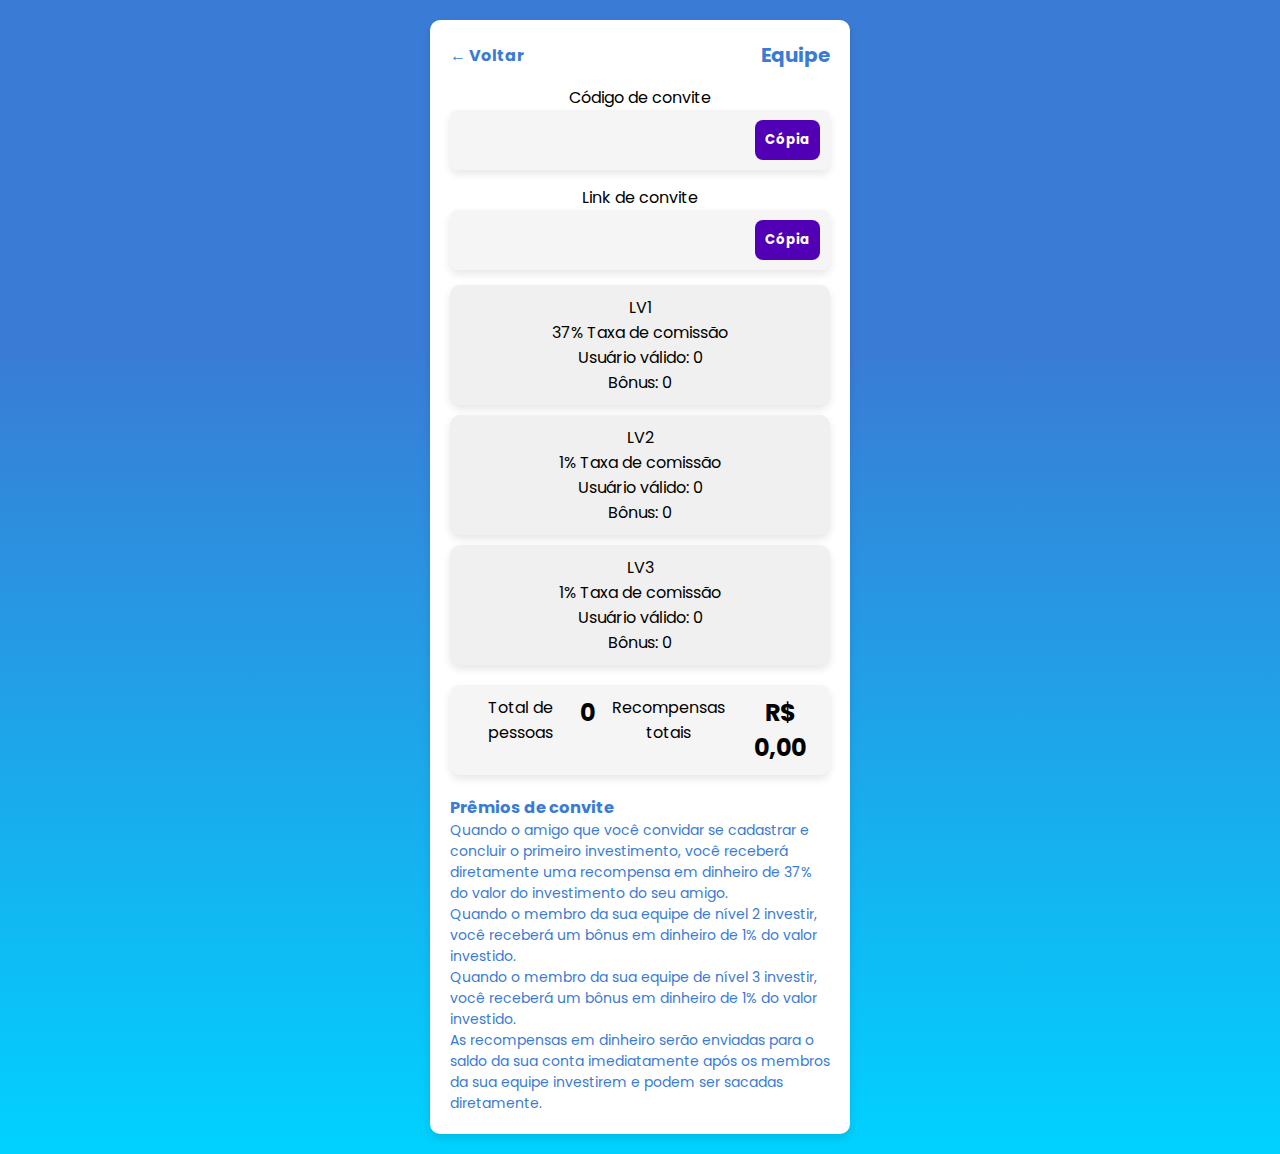
<file: equipe.html>
<!DOCTYPE html>
<html lang="pt-br">

<head>
    <meta charset="UTF-8">
    <meta name="viewport" content="width=device-width, initial-scale=1.0">
    <title>IMOB</title>
    <link rel="stylesheet" href="styles-pages.css">
    <link rel="preconnect" href="https://fonts.googleapis.com">
    <link rel="preconnect" href="https://fonts.gstatic.com" crossorigin>
    <link
        href="https://fonts.googleapis.com/css2?family=Inter:ital,opsz,wght@0,14..32,100..900;1,14..32,100..900&family=Poppins:ital,wght@0,100;0,200;0,300;0,400;0,500&display=swap"
        rel="stylesheet">
        <link rel="icon" href="imob.png" type="image/x-icon">
</head>

<body>
    <div class="team-main-container">
        <!-- Cabeçalho com botão voltar -->
        <div class="team-header">
            <span class="team-back-arrow" onclick="window.history.back()">← Voltar</span>
            <h1 class="team-title">Equipe</h1>
        </div>

        <!-- Código de Convite -->
        <div class="invite-container">
            <p>Código de convite</p>
            <div class="invite-box">
                <input type="text" id="inviteCode" readonly>
                <button class="copy-button" onclick="copyToClipboard('inviteCode')">Cópia</button>
            </div>
        </div>

        <!-- Link de Convite -->
        <div class="invite-container">
            <p>Link de convite</p>
            <div class="invite-box">
                <input type="text" id="inviteLink" readonly>
                <button class="copy-button" onclick="copyToClipboard('inviteLink')">Cópia</button>
            </div>
        </div>

        <!-- Níveis e Comissões -->
        <div class="level-box">
            <p>LV1</p>
            <p>37% Taxa de comissão</p>
            <p>Usuário válido: 0</p>
            <p>Bônus: 0</p>
        </div>
        <div class="level-box">
            <p>LV2</p>
            <p>1% Taxa de comissão</p>
            <p>Usuário válido: 0</p>
            <p>Bônus: 0</p>
        </div>
        <div class="level-box">
            <p>LV3</p>
            <p>1% Taxa de comissão</p>
            <p>Usuário válido: 0</p>
            <p>Bônus: 0</p>
        </div>

        <!-- Resumo de Convites -->
        <div class="summary-container">
            <p>Total de pessoas</p>
            <h2>0</h2>
            <p>Recompensas totais</p>
            <h2>R$ 0,00</h2>
        </div>

        <!-- Prêmios de Convite -->
        <div class="invite-prizes">
            <h3>Prêmios de convite</h3>
            <p>Quando o amigo que você convidar se cadastrar e concluir o primeiro investimento, você receberá diretamente uma recompensa em dinheiro de 37% do valor do investimento do seu amigo.</p>
            <p>Quando o membro da sua equipe de nível 2 investir, você receberá um bônus em dinheiro de 1% do valor investido.</p>
            <p>Quando o membro da sua equipe de nível 3 investir, você receberá um bônus em dinheiro de 1% do valor investido.</p>
            <p>As recompensas em dinheiro serão enviadas para o saldo da sua conta imediatamente após os membros da sua equipe investirem e podem ser sacadas diretamente.</p>
        </div>
    </div>

    <script src="script.js"></script>
</body>

</html>
</file>
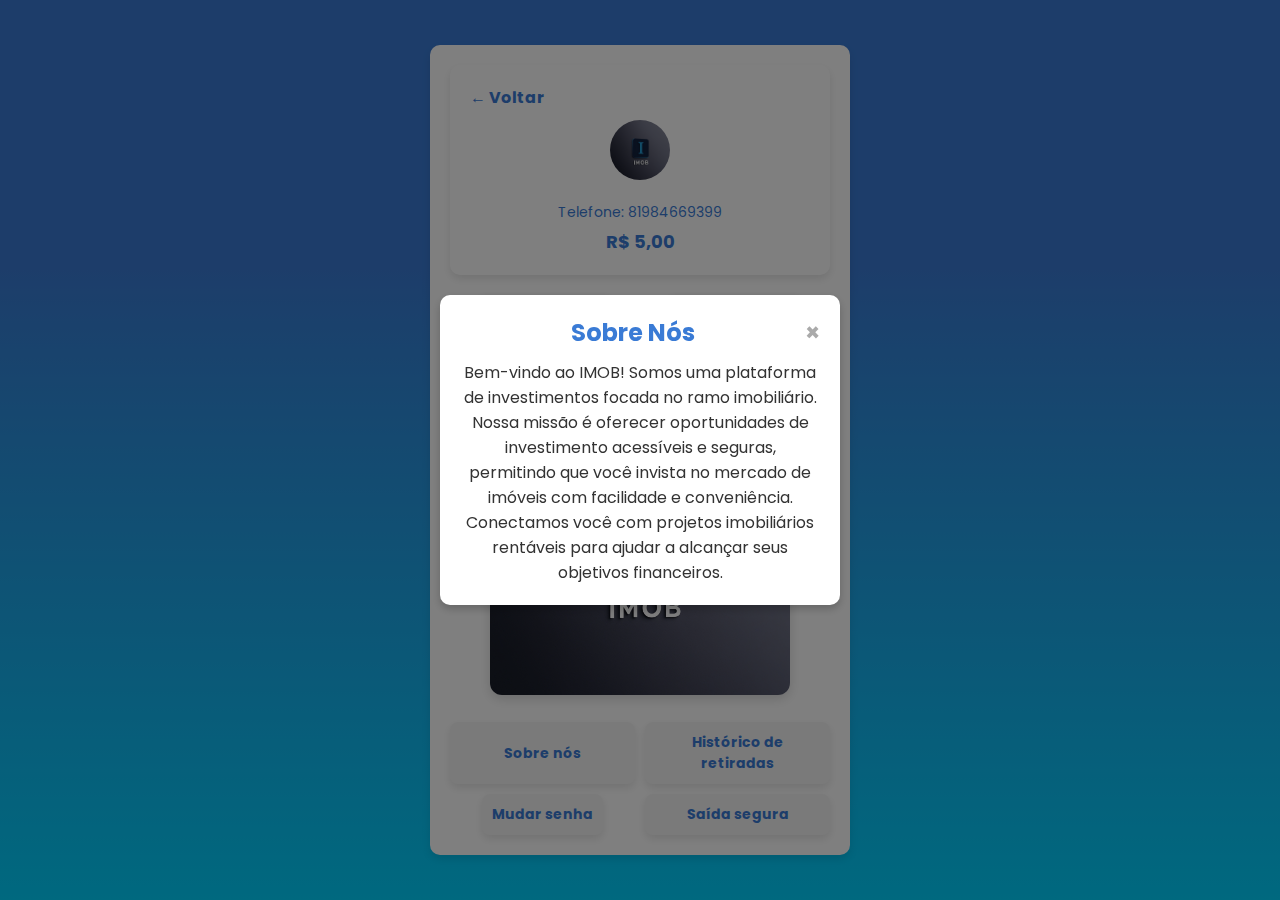
<file: menu.html>
<!DOCTYPE html>
<html lang="pt-br">

<head>
    <meta charset="UTF-8">
    <meta name="viewport" content="width=device-width, initial-scale=1.0">
    <title>IMOB</title>
    <link rel="stylesheet" href="/styles-pages.css">
    <link rel="preconnect" href="https://fonts.googleapis.com">
    <link rel="preconnect" href="https://fonts.gstatic.com" crossorigin>
    <link
        href="https://fonts.googleapis.com/css2?family=Inter:ital,opsz,wght@0,14..32,100..900;1,14..32,100..900&family=Poppins:ital,wght@0,100;0,200;0,300;0,400;0,500&display=swap"
        rel="stylesheet">
        <link rel="icon" href="imob.png" type="image/x-icon">
</head>

<body>
    <div class="menu-main-container">
        <!-- Cabeçalho com ícone e telefone -->
        <div class="menu-header-container">
            <span class="menu-back-arrow" onclick="window.history.back()">← Voltar</span>
            <div class="menu-profile-info">
                <img src="imob.jpg" alt="IMOB Logo" class="menu-profile-image">
                <p>Telefone: 81984669399</p>
                <h2>R$ 5,00</h2>
            </div>
        </div>

        <!-- Botões de Ação -->
        <div class="menu-action-buttons">
            <a href="recarregar.html" class="menu-action-link">
                <button class="menu-action-button">Recarregar</button>
            </a>
            <a href="retirada.html" class="menu-action-link">
                <button class="menu-action-button">Retirar dinheiro</button>
            </a>
        </div>

        <!-- Logo Principal com maior ocupação na tela -->
        <div class="menu-logo-container">
            <img src="imob.jpg"IMOB" class="menu-logo-image-large">
        </div>

        <!-- Menu de Opções -->
        <div class="menu-options-container">
            <button class="menu-option-button" onclick="abrirModal()">Sobre nós</button>
            <button class="menu-option-button" onclick="window.location.href='historico-retiradas.html'">Histórico de
                retiradas</button>

            <a href="mudar-senha.html" class="menu-action-link">
                <button class="menu-option-button">Mudar senha</button>
            </a>
            <button class="menu-option-button" onclick="logout()">Saída segura</button> <!-- Botão de Saída Segura -->
        </div>
    </div>

    <!-- Modal de Sobre Nós -->
    <div id="sobre-nos-modal" class="modal">
        <div class="modal-content">
            <span class="close-button" onclick="fecharModal()">×</span>
            <h2>Sobre Nós</h2>
            <p>Bem-vindo ao IMOB! Somos uma plataforma de investimentos focada no ramo imobiliário. Nossa missão é
                oferecer
                oportunidades de investimento acessíveis e seguras, permitindo que você invista no mercado de imóveis
                com
                facilidade e conveniência. Conectamos você com projetos imobiliários rentáveis para ajudar a alcançar
                seus
                objetivos financeiros.</p>
        </div>
    </div>

    <!-- Script para adicionar funcionalidade de logout -->
    <script>
        function logout() {
            // Simula a ação de logout limpando o armazenamento local e redirecionando para a página de login
            localStorage.removeItem("userSession"); // Remove qualquer dado de sessão armazenado
            alert("Você saiu com sucesso!"); // Notifica o usuário sobre o logout
            window.location.href = "../login-registro/login.html"; // Redireciona para a página de login
        }

        //Função para abrir o modal
        function abrirModal() {
            document.getElementById('sobre-nos-modal').style.display = 'block';
        }

        // Função para fechar o modal
        function fecharModal() {
            document.getElementById('sobre-nos-modal').style.display = 'none';
        }

        // Fechar o modal se o usuário clicar fora do conteúdo
        window.onclick = function (event) {
            const modal = document.getElementById('sobre-nos-modal');
            if (event.target === modal) {
                modal.style.display = 'none';
            }
        }

    </script>

</body>

</html>
</file>
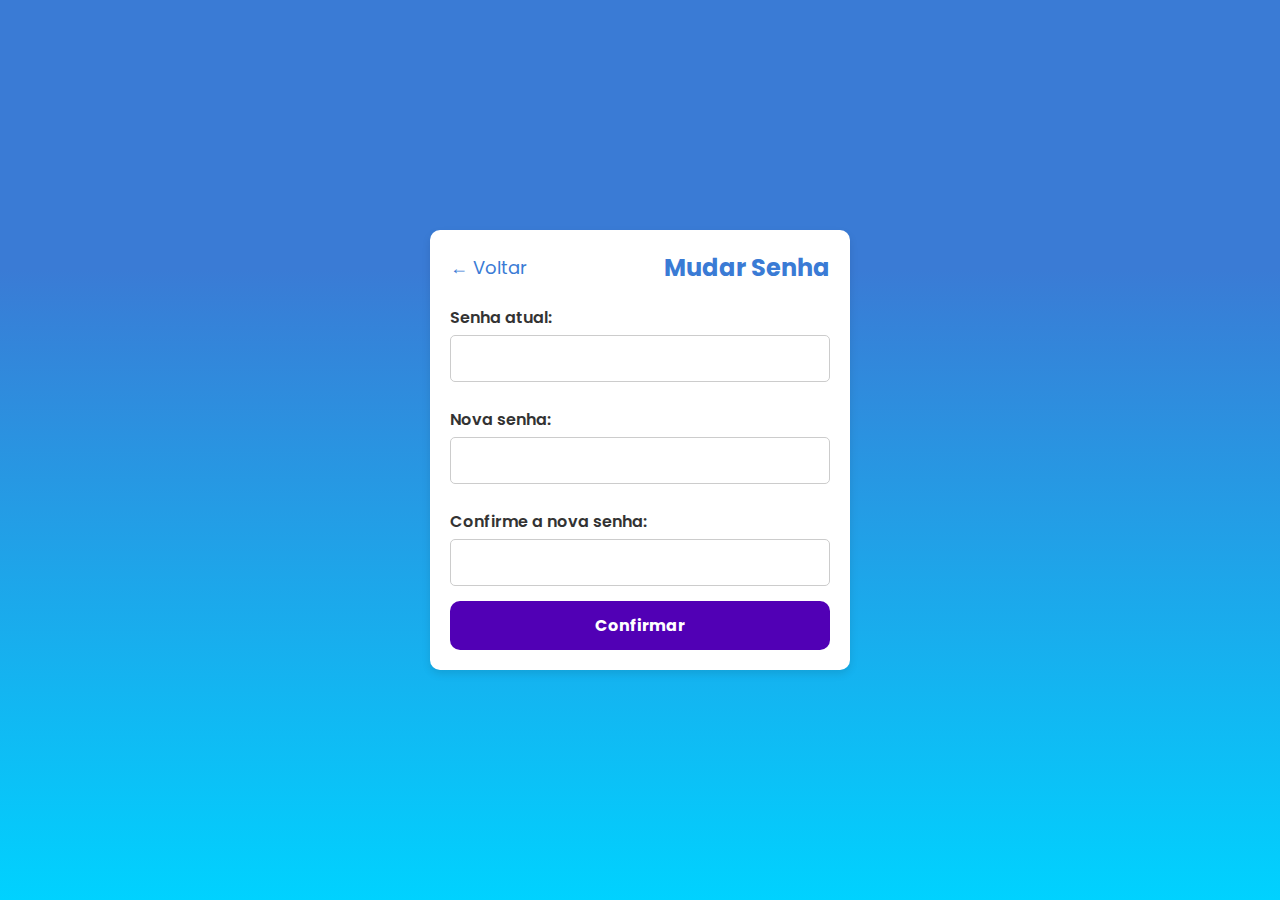
<file: mudar-senha.html>
<!DOCTYPE html>
<html lang="pt-br">
<head>
    <meta charset="UTF-8">
    <meta name="viewport" content="width=device-width, initial-scale=1.0">
    <title>Mudar Senha - IMOB</title>
    <link rel="stylesheet" href="/styles-pages.css">
    <link rel="preconnect" href="https://fonts.googleapis.com">
    <link rel="preconnect" href="https://fonts.gstatic.com" crossorigin>
    <link href="https://fonts.googleapis.com/css2?family=Inter:ital,opsz,wght@0,14..32,100..900;1,14..32,100..900&family=Poppins:ital,wght@0,100;0,200;0,300;0,400;0,500&display=swap" rel="stylesheet">
    <link rel="icon" href="imob.png" type="image/x-icon">
</head>
<body>
    <div class="change-password-container">
        <!-- Cabeçalho com botão de voltar -->
        <div class="header">
            <span class="back-arrow" onclick="window.history.back()">← Voltar</span>
            <h1>Mudar Senha</h1>
        </div>

        <!-- Formulário de mudança de senha -->
        <form id="changePasswordForm" onsubmit="handleChangePassword(event)">
            <label for="currentPassword">Senha atual:</label>
            <input type="password" id="currentPassword" required>

            <label for="newPassword">Nova senha:</label>
            <input type="password" id="newPassword" required>

            <label for="confirmPassword">Confirme a nova senha:</label>
            <input type="password" id="confirmPassword" required>

            <button type="submit" class="submit-button">Confirmar</button>
        </form>
    </div>

    <script>
        // Função para processar a mudança de senha
        function handleChangePassword(event) {
            event.preventDefault(); // Evita o envio do formulário

            // Captura os valores dos campos
            const currentPassword = document.getElementById("currentPassword").value;
            const newPassword = document.getElementById("newPassword").value;
            const confirmPassword = document.getElementById("confirmPassword").value;

            // Verifica se a nova senha e a confirmação coincidem
            if (newPassword !== confirmPassword) {
                alert("A nova senha e a confirmação não coincidem.");
                return;
            }

            // Aqui você pode adicionar a lógica para enviar os dados ao backend ou API
            // Temporariamente, vamos simular uma resposta
            alert("Senha alterada com sucesso!");

            // Redireciona o usuário de volta à página principal do menu
            window.location.href = "menu.html";
        }
    </script>
</body>
</html>
</file>
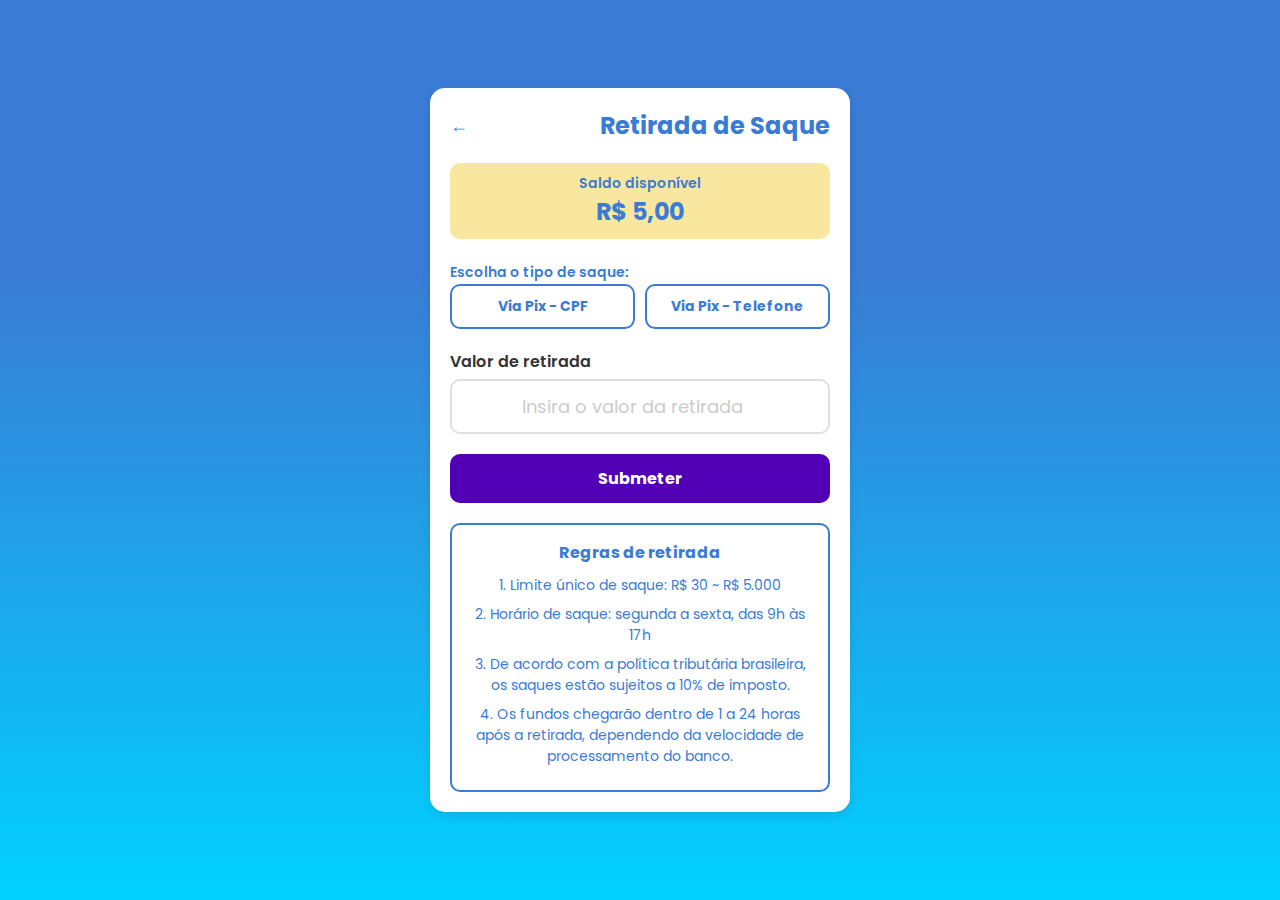
<file: retirada.html>
<!DOCTYPE html>
<html lang="pt-br">

<head>
    <meta charset="UTF-8">
    <meta name="viewport" content="width=device-width, initial-scale=1.0">
    <title>IMOB</title>
    <link rel="stylesheet" href="/styles-pages.css">
    <link rel="preconnect" href="https://fonts.googleapis.com">
    <link rel="preconnect" href="https://fonts.gstatic.com" crossorigin>
    <link
        href="https://fonts.googleapis.com/css2?family=Inter:ital,opsz,wght@0,14..32,100..900;1,14..32,100..900&family=Poppins:ital,wght@0,100;0,200;0,300;0,400;0,500&display=swap"
        rel="stylesheet">
        <link rel="icon" href="imob.png" type="image/x-icon">
</head>

<body>
    <div class="main-container">
        <!-- Cabeçalho com seta de voltar -->
        <div class="header">
            <span class="back-arrow" onclick="window.history.back()">←</span>
            <h1 class="page-title">Retirada de Saque</h1>
        </div>

        <!-- Saldo Disponível -->
        <div class="saldo-container">
            <p>Saldo disponível</p>
            <h2>R$ 5,00</h2>
        </div>

        <!-- Opções de Saque -->
        <div class="saque-options">
            <label class="option-label">Escolha o tipo de saque:</label>
            <div class="options">
                <button class="saque-option-button" onclick="selectOption('cpf')">Via Pix - CPF</button>
                <button class="saque-option-button" onclick="selectOption('telefone')">Via Pix - Telefone</button>
            </div>
        </div>

        <!-- Informações de Saque - CPF -->
        <div id="saque-info-cpf" class="saque-info" style="display: none;">
            <div class="input-container">
                <label for="cpf">CPF do destinatário</label>
                <input id="cpf" type="text" placeholder="Digite o CPF" required>
            </div>
            <div class="input-container">
                <label for="nome-cpf">Nome do destinatário</label>
                <input id="nome-cpf" type="text" placeholder="Digite o nome completo" required>
            </div>
        </div>

        <!-- Informações de Saque - Telefone -->
        <div id="saque-info-telefone" class="saque-info" style="display: none;">
            <div class="input-container">
                <label for="telefone">Telefone do destinatário</label>
                <input id="telefone" type="text" placeholder="Digite o número de telefone" required>
            </div>
            <div class="input-container">
                <label for="nome-telefone">Nome do destinatário</label>
                <input id="nome-telefone" type="text" placeholder="Digite o nome completo" required>
            </div>
        </div>

        <!-- Valor de Retirada -->
        <div class="input-container">
            <label for="valor-retirada">Valor de retirada</label>
            <input id="valor-retirada" type="number" placeholder="Insira o valor da retirada" min="30" max="5000" required>
        </div>

        <!-- Botão de Submissão -->
        <button class="submit-button">Submeter</button>

        <!-- Regras de Retirada -->
        <div class="regras-retirada">
            <h3>Regras de retirada</h3>
            <p>1. Limite único de saque: R$ 30 ~ R$ 5.000</p>
            <p>2. Horário de saque: segunda a sexta, das 9h às 17h</p>
            <p>3. De acordo com a política tributária brasileira, os saques estão sujeitos a 10% de imposto.</p>
            <p>4. Os fundos chegarão dentro de 1 a 24 horas após a retirada, dependendo da velocidade de processamento do banco.</p>
        </div>
    </div>

    <script src="script.js"></script>
</body>

</html>
</file>
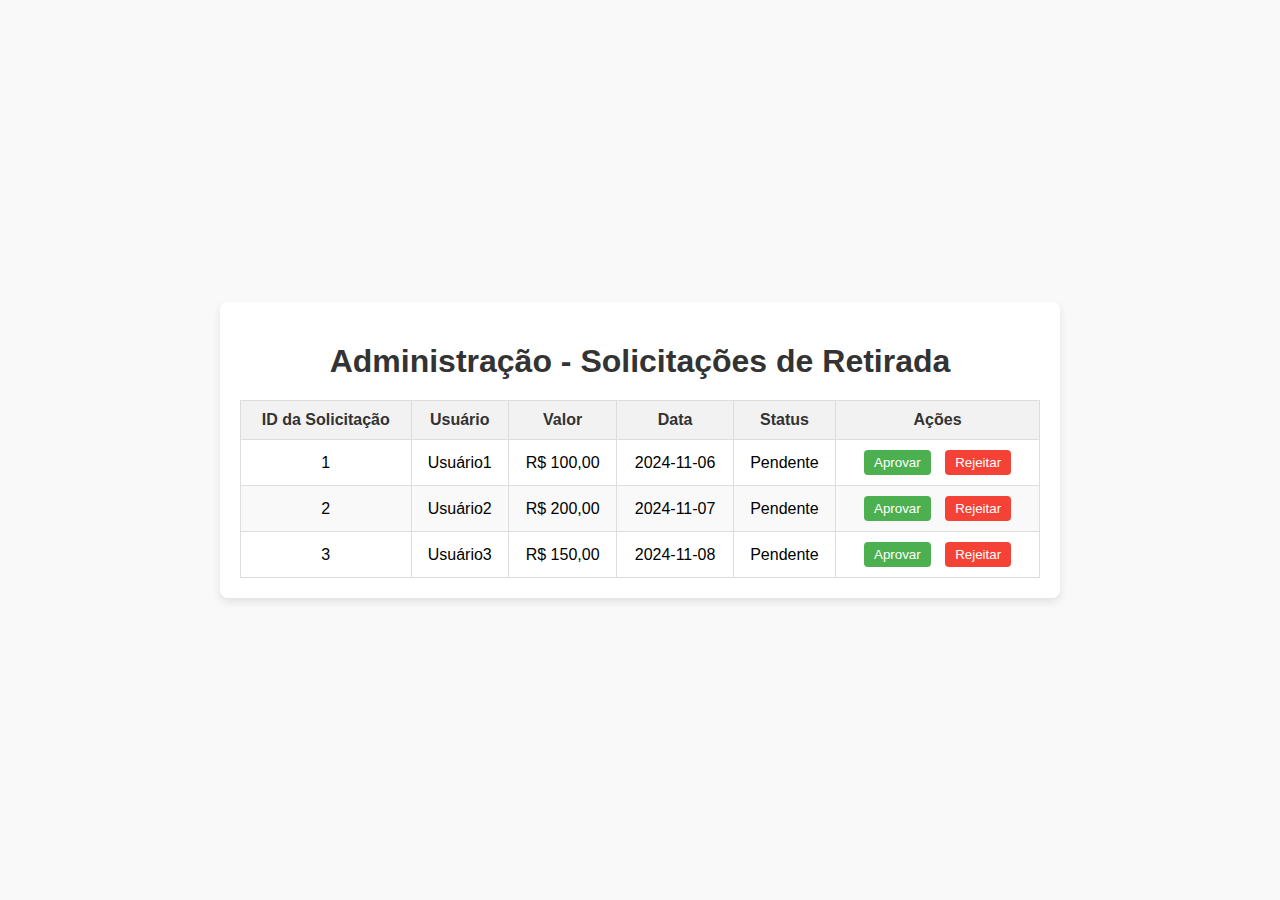
<file: telaadmin.html>
<!DOCTYPE html>
<html lang="pt-br">
<head>
    <meta charset="UTF-8">
    <meta name="viewport" content="width=device-width, initial-scale=1.0">
    <title>Administração - Solicitações de Retirada</title>
    
    <!-- Estilos CSS embutidos -->
    <style>
        /* Estilos básicos */
        body {
            font-family: Arial, sans-serif;
            background-color: #f9f9f9;
            margin: 0;
            padding: 0;
            display: flex;
            justify-content: center;
            align-items: center;
            height: 100vh;
        }
        
        .admin-container {
            max-width: 800px;
            width: 100%;
            background-color: #fff;
            padding: 20px;
            border-radius: 8px;
            box-shadow: 0 4px 8px rgba(0, 0, 0, 0.1);
        }

        h1 {
            text-align: center;
            margin-bottom: 20px;
            color: #333;
        }

        .withdrawal-table {
            width: 100%;
            border-collapse: collapse;
            margin-top: 20px;
        }

        .withdrawal-table th, .withdrawal-table td {
            border: 1px solid #ddd;
            padding: 10px;
            text-align: center;
        }

        .withdrawal-table th {
            background-color: #f2f2f2;
            color: #333;
            font-weight: bold;
        }

        .withdrawal-table tr:nth-child(even) {
            background-color: #f9f9f9;
        }

        .withdrawal-table tr:hover {
            background-color: #f1f1f1;
        }

        button {
            padding: 5px 10px;
            margin: 0 5px;
            cursor: pointer;
            border: none;
            border-radius: 4px;
        }

        button.approve {
            background-color: #4CAF50;
            color: white;
        }

        button.reject {
            background-color: #f44336;
            color: white;
        }

        button.approve:hover {
            background-color: #45a049;
        }

        button.reject:hover {
            background-color: #e53935;
        }
    </style>
</head>
<body>
    <!-- Estrutura HTML -->
    <div class="admin-container">
        <h1>Administração - Solicitações de Retirada</h1>
        
        <!-- Tabela de Solicitações -->
        <table class="withdrawal-table">
            <thead>
                <tr>
                    <th>ID da Solicitação</th>
                    <th>Usuário</th>
                    <th>Valor</th>
                    <th>Data</th>
                    <th>Status</th>
                    <th>Ações</th>
                </tr>
            </thead>
            <tbody id="withdrawal-requests">
                <!-- Solicitações de retirada serão inseridas aqui via JavaScript -->
            </tbody>
        </table>
    </div>
    
    <!-- JavaScript embutido -->
    <script>
        document.addEventListener("DOMContentLoaded", () => {
            loadWithdrawalRequests();
        });

        function loadWithdrawalRequests() {
            // Simulação de dados; em um cenário real, esses dados viriam de uma API
            const requests = [
                { id: 1, user: 'Usuário1', amount: 'R$ 100,00', date: '2024-11-06', status: 'Pendente' },
                { id: 2, user: 'Usuário2', amount: 'R$ 200,00', date: '2024-11-07', status: 'Pendente' },
                { id: 3, user: 'Usuário3', amount: 'R$ 150,00', date: '2024-11-08', status: 'Pendente' },
            ];

            const tableBody = document.getElementById('withdrawal-requests');
            tableBody.innerHTML = ""; // Limpa a tabela antes de carregar os dados

            requests.forEach(request => {
                const row = document.createElement('tr');
                
                row.innerHTML = `
                    <td>${request.id}</td>
                    <td>${request.user}</td>
                    <td>${request.amount}</td>
                    <td>${request.date}</td>
                    <td>${request.status}</td>
                    <td>
                        <button class="approve" onclick="updateRequestStatus(${request.id}, 'approved')">Aprovar</button>
                        <button class="reject" onclick="updateRequestStatus(${request.id}, 'rejected')">Rejeitar</button>
                    </td>
                `;
                
                tableBody.appendChild(row);
            });
        }

        function updateRequestStatus(id, status) {
            // Em um cenário real, enviaríamos essa atualização para o servidor com uma requisição fetch
            alert(`Solicitação ${id} ${status === 'approved' ? 'aprovada' : 'rejeitada'} com sucesso!`);

            // Atualiza a interface para refletir a mudança de status
            const row = document.querySelector(`#withdrawal-requests tr:nth-child(${id}) td:nth-child(5)`);
            if (row) row.textContent = status === 'approved' ? 'Aprovado' : 'Rejeitado';
        }
    </script>
</body>
</html>
</file>
<file: styles-pages.css>
/*  ESTILO DA PAGINA PRINCIPAL  */


/* Estilos gerais */
* {
    margin: 0;
    padding: 0;
    box-sizing: border-box;
    font-family: "Poppins", sans-serif;
}

body {
    background: linear-gradient(180deg, #3a7bd5 30%, #00d2ff 100%);
    min-height: 100vh;
    display: flex;
    align-items: center;
    justify-content: center;
}

/* Contêiner principal */
.main-container {
    width: 100%;
    max-width: 420px;
    padding: 20px;
    text-align: center;
}

/* Cabeçalho com imagem principal */
.header {
    margin-bottom: 20px;
}

.main-image {
    width: 100%;
    border-radius: 10px;
}

/* Botões de ação */
.action-buttons {
    display: flex;
    justify-content: space-around;
    margin-bottom: 20px;
}

.action-button {
    background-color: #ffffff;
    border: none;
    border-radius: 10px;
    padding: 10px;
    font-size: 14px;
    font-weight: 600;
    color: #3a7bd5;
    box-shadow: 0 4px 8px rgba(0, 0, 0, 0.1);
    cursor: pointer;
    width: 90px;
}

/* Remover sublinhado dos links */
.action-button a, .nav-item a {
    text-decoration: none;
    color: inherit; /* Mantém a cor do botão */
}

/* Notificação de recarga dinâmica */
.notification {
    background-color: #ffffff;
    padding: 10px 15px;
    border-radius: 10px;
    margin-bottom: 20px;
    font-size: 14px;
    color: #333;
    box-shadow: 0 4px 8px rgba(0, 0, 0, 0.1);
}

.notification-highlight {
    color: #3a7bd5;
    font-weight: bold;
}

.recarregar {
    color: #3a7bd5;
    cursor: pointer;
    text-decoration: none; /* Remove o sublinhado do link de recarga */
}

/* Animação para a notificação */
@keyframes slideDown {
    0% {
        opacity: 0;
        transform: translateY(-20px);
    }
    100% {
        opacity: 1;
        transform: translateY(0);
    }
}

.notification.animate {
    animation: slideDown 0.5s ease;
}

/* Cartão de saldo */
.balance-card {
    background-color: #3a7bd5;
    border-radius: 10px;
    padding: 20px;
    color: #ffffff;
    display: flex;
    justify-content: space-between;
    box-shadow: 0 4px 8px rgba(0, 0, 0, 0.2);
    margin-bottom: 30px;
}

.balance-info {
    text-align: left;
}

.balance-info p {
    font-size: 14px;
}

.balance-info h2 {
    font-size: 20px;
    margin-top: 5px;
}

/* Navegação no rodapé */
.footer-nav {
    display: flex;
    justify-content: space-around;
    background-color: #ffffff;
    border-radius: 10px;
    padding: 10px;
    box-shadow: 0 4px 8px rgba(0, 0, 0, 0.1);
}

.nav-item {
    font-size: 14px;
    color: #3a7bd5;
    font-weight: 600;
    cursor: pointer;
    text-decoration: none; /* Remove o sublinhado dos itens do rodapé */
}


/* ESTILO DA PAGINA DE RETIRADA */

/* Estilos gerais */
* {
    margin: 0;
    padding: 0;
    box-sizing: border-box;
    font-family: "Poppins", sans-serif;
}

body {
    background: linear-gradient(180deg, #3a7bd5 30%, #00d2ff 100%);
    min-height: 100vh;
    display: flex;
    align-items: center;
    justify-content: center;
}

.main-container {
    width: 100%;
    max-width: 420px;
    background: #ffffff;
    border-radius: 15px;
    padding: 20px;
    box-shadow: 0 4px 8px rgba(0, 0, 0, 0.1);
}

/* Cabeçalho com seta de voltar e título */
.header {
    display: flex;
    align-items: center;
    margin-bottom: 20px;
}

.back-arrow {
    font-size: 24px;
    color: #3a7bd5;
    cursor: pointer;
    margin-right: 10px;
}

.page-title {
    font-size: 20px;
    color: #3a7bd5;
    font-weight: bold;
}

/* Saldo disponível */
.saldo-container {
    background-color: #f9e79f;
    border-radius: 10px;
    padding: 10px;
    text-align: center;
    margin-bottom: 20px;
}

.saldo-container p {
    font-size: 14px;
    color: #3a7bd5;
    font-weight: 600;
}

.saldo-container h2 {
    font-size: 24px;
    color: #3a7bd5;
    font-weight: bold;
}

/* Opções de saque */
.saque-options {
    text-align: left;
    margin-bottom: 20px;
}

.option-label {
    font-size: 14px;
    color: #3a7bd5;
    font-weight: 600;
    margin-bottom: 10px;
}

.options {
    display: flex;
    gap: 10px;
}

.saque-option-button {
    padding: 10px;
    border: 2px solid #3a7bd5;
    background-color: #ffffff;
    color: #3a7bd5;
    border-radius: 10px;
    font-size: 14px;
    font-weight: bold;
    cursor: pointer;
    flex: 1;
    text-align: center;
}

.saque-option-button:hover {
    background-color: #3a7bd5;
    color: #ffffff;
}

/* Estilos dos campos de entrada */
.input-container {
    margin-bottom: 20px;
    display: flex;
    flex-direction: column;
}

.input-container label {
    font-size: 14px;
    color: #3a7bd5;
    font-weight: 600;
    margin-bottom: 5px;
}

.input-container input {
    padding: 10px;
    border: 2px solid #e0e0e0;
    border-radius: 10px;
    font-size: 16px;
    color: #333;
}

.input-container input::placeholder {
    color: #ccc;
}

/* Botão de submissão */
.submit-button {
    width: 100%;
    padding: 12px;
    font-size: 16px;
    color: #ffffff;
    background-color: #f1c40f;
    border: none;
    border-radius: 10px;
    font-weight: bold;
    cursor: pointer;
}

.submit-button:hover {
    background-color: #d4ac0d;
}

/* Regras de retirada */
.regras-retirada {
    background-color: #ffffff;
    border: 2px solid #3a7bd5;
    border-radius: 10px;
    padding: 15px;
    margin-top: 20px;
    color: #3a7bd5;
    font-size: 14px;
}

.regras-retirada h3 {
    font-size: 16px;
    font-weight: bold;
    margin-bottom: 10px;
}

.regras-retirada p {
    margin-bottom: 8px;
}


/* ESTILO DA PÁGINA DE RECARREGAR */


.main-container {
    width: 100%;
    max-width: 420px;
    background: #ffffff;
    border-radius: 15px;
    padding: 20px;
    box-shadow: 0 4px 8px rgba(0, 0, 0, 0.1);
}

/* Cabeçalho com seta de voltar e título */
.header {
    display: flex;
    align-items: center;
    margin-bottom: 20px;
}

.back-arrow {
    font-size: 24px;
    color: #3a7bd5;
    cursor: pointer;
    margin-right: 10px;
}

.page-title {
    font-size: 20px;
    color: #3a7bd5;
    font-weight: bold;
}

/* Saldo disponível */
.saldo-container {
    background-color: #f9e79f;
    border-radius: 10px;
    padding: 10px;
    text-align: center;
    margin-bottom: 20px;
}

.saldo-container p {
    font-size: 14px;
    color: #3a7bd5;
    font-weight: 600;
}

.saldo-container h2 {
    font-size: 24px;
    color: #3a7bd5;
    font-weight: bold;
}

/* Botões de valores */
.valor-container {
    display: flex;
    flex-wrap: wrap;
    gap: 10px;
    justify-content: center;
    margin-bottom: 20px;
}

.valor-button {
    width: 80px;
    padding: 10px;
    font-size: 16px;
    font-weight: bold;
    color: #666;
    background-color: #e0e0e0;
    border: none;
    border-radius: 10px;
    cursor: pointer;
    text-align: center;
}

.valor-button:hover {
    background-color: #d0d0d0;
}

/* Valor Selecionado */
.input-container {
    margin-bottom: 20px;
}

.input-container input {
    width: 100%;
    padding: 12px;
    border: 2px solid #e0e0e0;
    border-radius: 10px;
    font-size: 18px;
    color: #333;
    text-align: center;
}

.input-container label {
    font-size: 16px;
    color: #333;
    display: flex;
    align-items: center;
}

/* Botão de envio */
.submit-button {
    width: 100%;
    padding: 12px;
    font-size: 16px;
    color: #ffffff;
    background-color: #f1c40f;
    border: none;
    border-radius: 10px;
    font-weight: bold;
    cursor: pointer;
    text-align: center;
}

.submit-button:hover {
    background-color: #d4ac0d;
}

/* Área do QR Code e chave PIX */
.qrcode-container {
    margin-top: 20px;
    text-align: center;
}

.qrcode-container h3 {
    font-size: 16px;
    color: #3a7bd5;
    font-weight: bold;
    margin-bottom: 10px;
}

.pix-key {
    font-size: 14px;
    color: #3a7bd5;
    font-weight: bold;
}

/* Centraliza o QR Code e a chave PIX */
.qrcode-container {
    text-align: center;
    margin-top: 20px;
}

.qrcode-container h3 {
    font-size: 16px;
    color: #3a7bd5;
    font-weight: bold;
    margin-bottom: 10px;
}

#qrcode {
    margin: 0 auto; /* Centraliza o QR Code */
    display: inline-block; /* Garante que o QR Code fique centralizado */
}

.pix-key {
    font-size: 14px;
    color: #3a7bd5;
    font-weight: bold;
    margin-top: 10px;
    display: block;
    text-align: center;
}

/* ESTILO DA PÁGINA PRODUTO */

/* Estilos gerais */
* {
    margin: 0;
    padding: 0;
    box-sizing: border-box;
    font-family: "Poppins", sans-serif;
}

body {
    background: linear-gradient(180deg, #3a7bd5 30%, #00d2ff 100%);
    min-height: 100vh;
    display: flex;
    align-items: center;
    justify-content: center;
}

.main-container {
    width: 100%;
    max-width: 420px;
    padding: 20px;
    text-align: center;
}

/* Cabeçalho com saldo */
.header-balance {
    display: flex;
    justify-content: space-around;
    background-color: #ffffff;
    border-radius: 10px;
    padding: 15px;
    margin-bottom: 20px;
    box-shadow: 0 4px 8px rgba(0, 0, 0, 0.1);
}

.balance-item p {
    font-size: 14px;
    color: #3a7bd5;
    font-weight: 600;
}

.balance-item h2 {
    font-size: 18px;
    color: #3a7bd5;
    font-weight: bold;
}

/* Lista de Produtos */
.product-list {
    display: flex;
    flex-direction: column;
    gap: 20px;
    margin-bottom: 20px;
}

.product-card {
    background-color: #ffffff;
    border-radius: 10px;
    padding: 15px;
    box-shadow: 0 4px 8px rgba(0, 0, 0, 0.1);
    display: flex;
    align-items: center;
    gap: 15px;
}

.product-card img {
    width: 60px;
    height: 60px;
    border-radius: 8px;
    object-fit: cover;
}

.product-info {
    flex: 1;
    text-align: left;
}

.product-info h3 {
    font-size: 16px;
    color: #3a7bd5;
    font-weight: bold;
    margin-bottom: 5px;
}

.product-info p {
    font-size: 14px;
    color: #666;
    margin: 2px 0;
}

.buy-button {
    background-color: #5100b5;
    color: #fff;
    font-size: 14px;
    font-weight: bold;
    border: none;
    border-radius: 8px;
    padding: 10px 15px;
    cursor: pointer;
}

.buy-button:hover {
    background-color: #6e16da;
}

/* Menu de navegação */
.footer-nav {
    display: flex;
    justify-content: space-around;
    background-color: #ffffff;
    border-radius: 10px;
    padding: 10px;
    box-shadow: 0 4px 8px rgba(0, 0, 0, 0.1);
}

.nav-item a {
    font-size: 14px;
    color: #3a7bd5;
    font-weight: 600;
    text-decoration: none;
}

.nav-item a:hover {
    text-decoration: underline;
}

/* ESTILO DA TELA MENUU */

/* Estilos para o container principal do menu */
.menu-main-container {
    width: 100%;
    max-width: 420px;
    padding: 20px;
    text-align: center;
    background-color: #ffffff; /* Fundo branco */
    border-radius: 10px; /* Bordas arredondadas */
    box-shadow: 0 4px 8px rgba(0, 0, 0, 0.1); /* Sombra suave */
    margin-top: 20px;
    margin-bottom: 20px;
}


/* Cabeçalho do menu */
.menu-header-container {
    display: flex;
    flex-direction: column;
    align-items: center;
    background-color: #ffffff;
    border-radius: 10px;
    padding: 20px;
    box-shadow: 0 4px 8px rgba(0, 0, 0, 0.1);
    margin-bottom: 20px;
}

.menu-back-arrow {
    align-self: flex-start;
    color: #3a7bd5;
    font-weight: bold;
    cursor: pointer;
    margin-bottom: 10px;
    text-decoration: none;
}

.menu-profile-info {
    text-align: center;
}

.menu-profile-image {
    width: 60px;
    height: 60px;
    border-radius: 50%;
    object-fit: cover;
    margin-bottom: 10px;
}

.menu-profile-info p {
    font-size: 14px;
    color: #3a7bd5;
    margin: 5px 0;
}

.menu-profile-info h2 {
    font-size: 18px;
    color: #3a7bd5;
    font-weight: bold;
}

/* Botões de Ação do Menu */
/* Centralizar e estilizar os botões de ação */
.menu-action-buttons {
    display: flex;
    justify-content: space-around;
    margin-bottom: 20px;
}

.menu-action-button {
    background-color: #5100b5;
    color: #fff;
    font-size: 16px;
    font-weight: bold;
    border: none;
    border-radius: 12px;
    padding: 15px 30px; /* Aumenta o padding para melhorar o visual */
    cursor: pointer;
    width: 140px; /* Garante que ambos os botões tenham a mesma largura */
    text-align: center;
    box-shadow: 0 4px 8px rgba(0, 0, 0, 0.2);
    transition: background-color 0.3s ease, transform 0.2s ease;
}

.menu-action-button:hover {
    background-color: #6e16da;
    transform: translateY(-2px); /* Eleva o botão levemente ao passar o mouse */
}

/* Ampliar a imagem principal (IMOB) */
.menu-logo-container {
    margin: 20px 0;
    text-align: center;
}

.menu-logo-image-large {
    width: 100%; /* Ocupa a maior parte da largura do container */
    max-width: 300px; /* Define um limite para que a imagem não ultrapasse o container */
    border-radius: 12px; /* Mantém o arredondamento para harmonizar com os demais elementos */
    box-shadow: 0 4px 12px rgba(0, 0, 0, 0.15); /* Adiciona sombra para destaque */
}


/* Menu de Opções */
.menu-options-container {
    display: grid;
    grid-template-columns: 1fr 1fr;
    gap: 10px;
}

.menu-option-button {
    background-color: #f5f5f5;
    color: #3a7bd5;
    font-size: 14px;
    font-weight: bold;
    border: none;
    border-radius: 8px;
    padding: 10px;
    cursor: pointer;
    box-shadow: 0 4px 8px rgba(0, 0, 0, 0.1);
    text-align: center;
}

.menu-option-button:hover {
    background-color: #e0e0e0;
}


/* Estilos para o container principal da equipe */
.team-main-container {
    width: 100%;
    max-width: 420px;
    padding: 20px;
    text-align: center;
    background-color: #ffffff;
    border-radius: 10px;
    box-shadow: 0 4px 8px rgba(0, 0, 0, 0.1);
    margin-top: 20px;
    margin-bottom: 20px;
}

.team-header {
    display: flex;
    justify-content: space-between;
    align-items: center;
}

.team-back-arrow {
    color: #3a7bd5;
    font-weight: bold;
    cursor: pointer;
    text-decoration: none;
}

.team-title {
    font-size: 20px;
    font-weight: bold;
    color: #3a7bd5;
}

.invite-container {
    margin: 15px 0;
}

.invite-box {
    display: flex;
    justify-content: space-between;
    background-color: #f5f5f5;
    border-radius: 8px;
    padding: 10px;
    box-shadow: 0 4px 8px rgba(0, 0, 0, 0.1);
}

.invite-box input {
    border: none;
    background: transparent;
    font-size: 16px;
    color: #333;
    width: 100%;
}

.copy-button {
    background-color: #5100b5;
    color: #fff;
    font-weight: bold;
    border: none;
    border-radius: 8px;
    padding: 10px;
    cursor: pointer;
    margin-left: 10px;
}

.level-box {
    background-color: #f0f0f0;
    border-radius: 10px;
    padding: 10px;
    margin: 10px 0;
    box-shadow: 0 4px 8px rgba(0, 0, 0, 0.1);
    text-align: center;
}

.summary-container {
    display: flex;
    justify-content: space-around;
    background-color: #f5f5f5;
    border-radius: 10px;
    padding: 10px;
    margin: 20px 0;
    box-shadow: 0 4px 8px rgba(0, 0, 0, 0.1);
}

.invite-prizes {
    text-align: left;
    font-size: 14px;
    color: #3a7bd5;
    margin-top: 20px;
}


/* ESTILO DA PAGINA HIST´´ORICO DE RETIRADAS*/

/* Estilos para a página de Histórico de Retiradas */
.historico-main-container {
    width: 100%;
    max-width: 420px;
    padding: 20px;
    text-align: center;
    background-color: #ffffff;
    border-radius: 10px;
    box-shadow: 0 4px 8px rgba(0, 0, 0, 0.1);
    margin-top: 20px;
    margin-bottom: 20px;
}

.historico-header {
    display: flex;
    align-items: center;
    margin-bottom: 20px;
}

.historico-back-arrow {
    color: #3a7bd5;
    font-weight: bold;
    cursor: pointer;
    margin-right: 10px;
    text-decoration: none;
}

.historico-title {
    font-size: 20px;
    color: #3a7bd5;
    font-weight: bold;
}

.historico-lista {
    margin-top: 20px;
    color: #666;
    font-size: 16px;
}

.historico-item {
    background-color: #f5f5f5;
    border-radius: 8px;
    padding: 10px;
    margin: 10px 0;
    box-shadow: 0 4px 8px rgba(0, 0, 0, 0.1);
}

/* ESTILO DA PAGINA SOBRE NÓS */

/* Estilos para o modal */
.modal {
    display: none; /* Esconde o modal inicialmente */
    position: fixed;
    z-index: 1;
    top: 0;
    left: 0;
    width: 100%;
    height: 100%;
    background-color: rgba(0, 0, 0, 0.5); /* Fundo transparente escuro */
    display: flex;
    justify-content: center;
    align-items: center;
}

.modal-content {
    background-color: #ffffff;
    border-radius: 10px;
    padding: 20px;
    width: 90%;
    max-width: 400px;
    text-align: center;
    box-shadow: 0 4px 8px rgba(0, 0, 0, 0.2);
    position: relative; /* Necessário para posicionar o botão de fechar */
}



.close-button {
    color: #aaa;
    float: right;
    font-size: 24px;
    font-weight: bold;
    cursor: pointer;
}

.close-button:hover {
    color: #000;
}

.modal-content h2 {
    color: #3a7bd5;
    margin-bottom: 10px;
}

.modal-content p {
    color: #333;
    font-size: 16px;
}

/* ESTILO DA PAGINA MUDAR SENHA*/

/* Container principal para a página de mudança de senha */
.change-password-container {
    width: 100%;
    max-width: 420px;
    margin: 0 auto;
    background-color: #ffffff;
    border-radius: 10px;
    padding: 20px;
    box-shadow: 0 4px 8px rgba(0, 0, 0, 0.1);
    text-align: center;
}

/* Estilo para o cabeçalho com o botão de voltar */
.header {
    display: flex;
    align-items: center;
    justify-content: space-between;
    margin-bottom: 20px;
}

.back-arrow {
    font-size: 18px;
    color: #3a7bd5;
    cursor: pointer;
    text-decoration: none;
}

.header h1 {
    font-size: 24px;
    color: #3a7bd5;
    margin: 0;
}

/* Estilos para o formulário de mudança de senha */
form label {
    display: block;
    text-align: left;
    color: #333;
    font-weight: 600;
    margin-top: 10px;
}

form input {
    width: 100%;
    padding: 10px;
    margin-top: 5px;
    margin-bottom: 15px;
    border: 1px solid #ccc;
    border-radius: 5px;
    font-size: 16px;
}

.submit-button {
    width: 100%;
    padding: 12px;
    font-size: 16px;
    color: #ffffff;
    background-color: #5100b5;
    border: none;
    border-radius: 10px;
    font-weight: bold;
    cursor: pointer;
}

.submit-button:hover {
    background-color: #6e16da;
}
</file>
